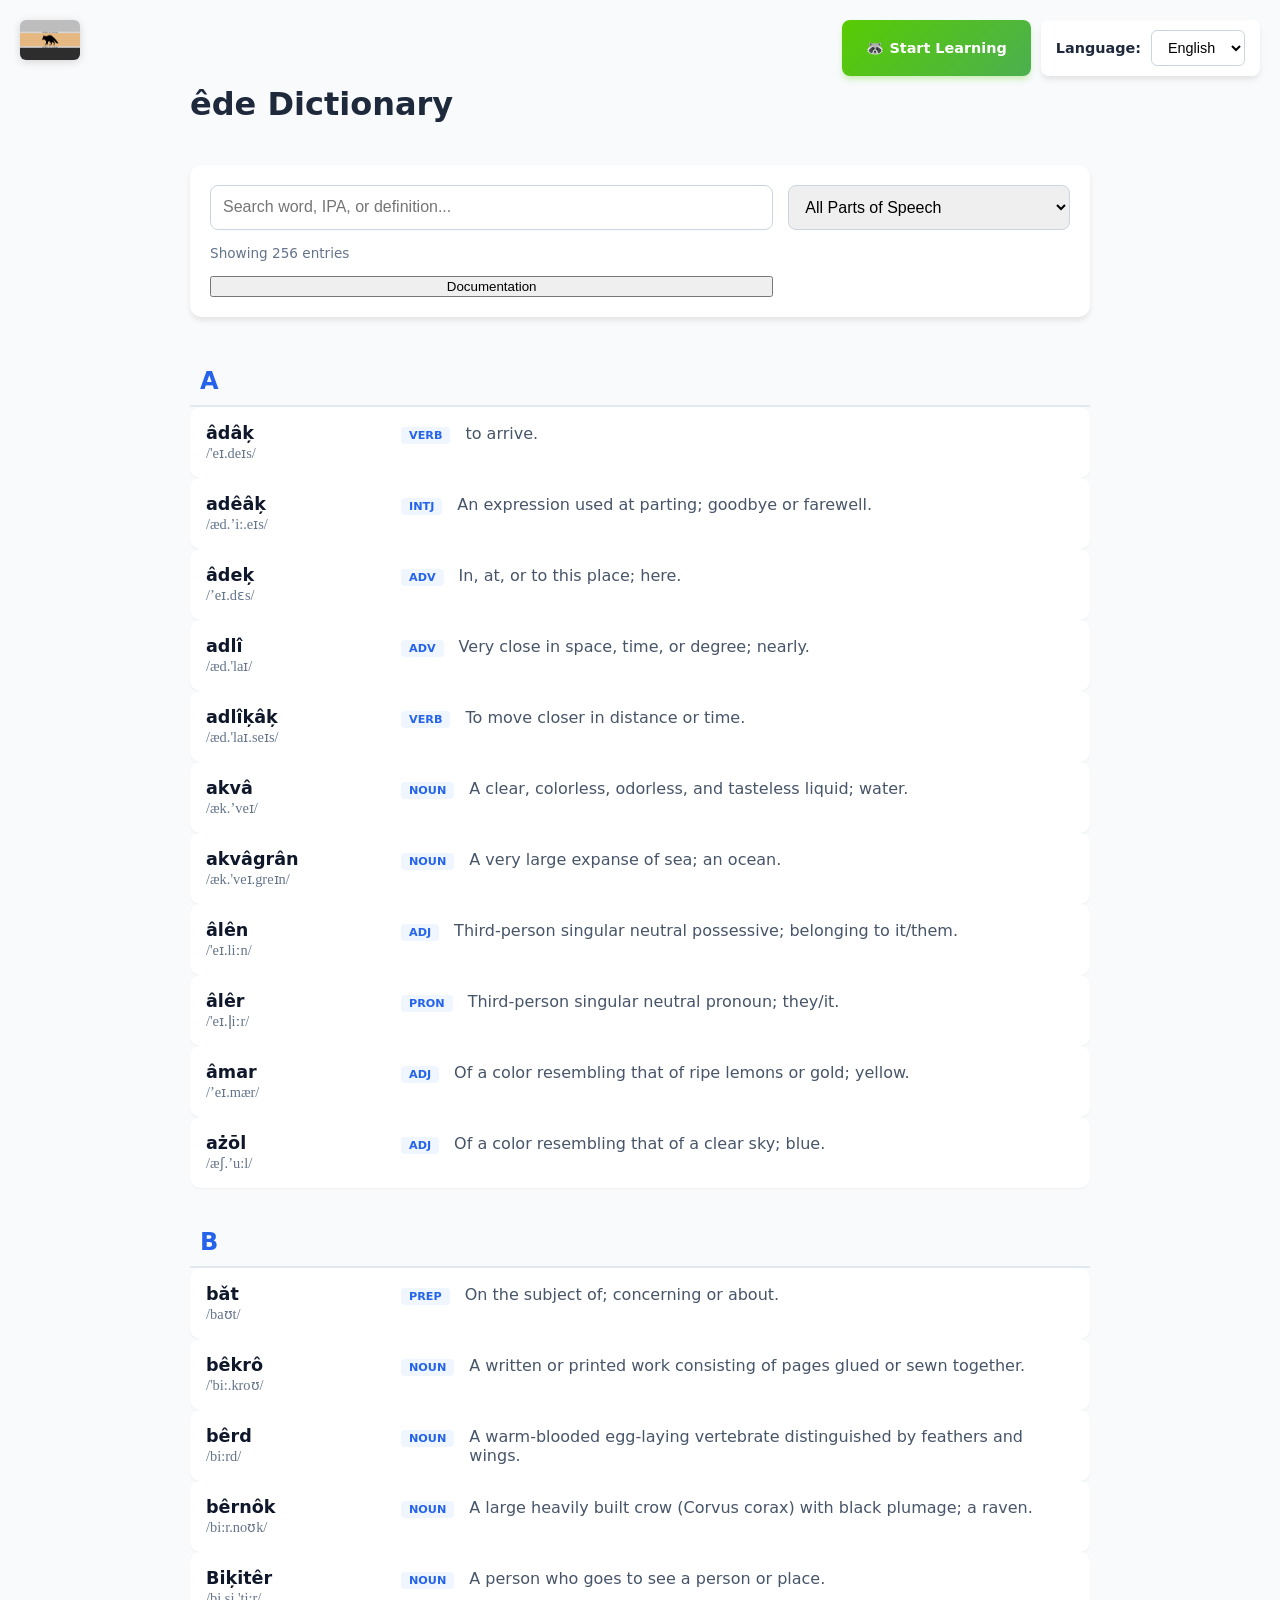
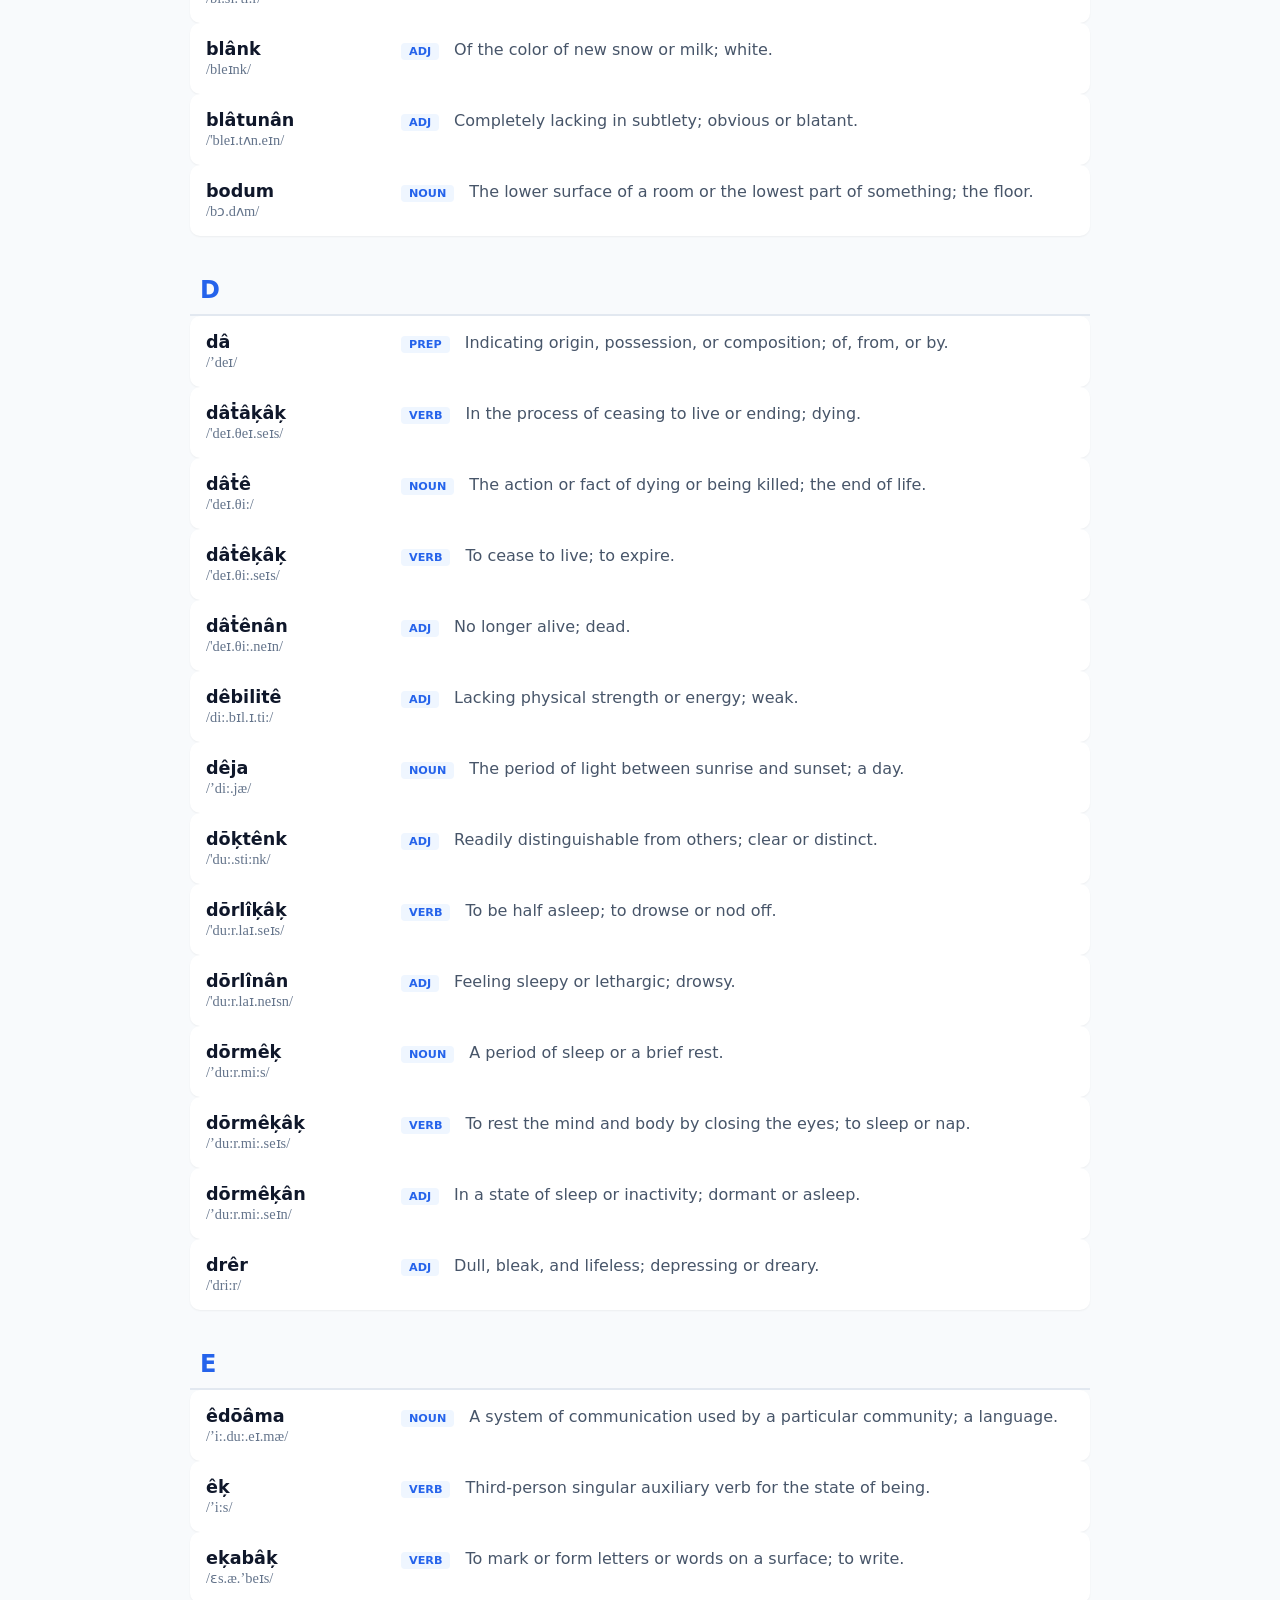
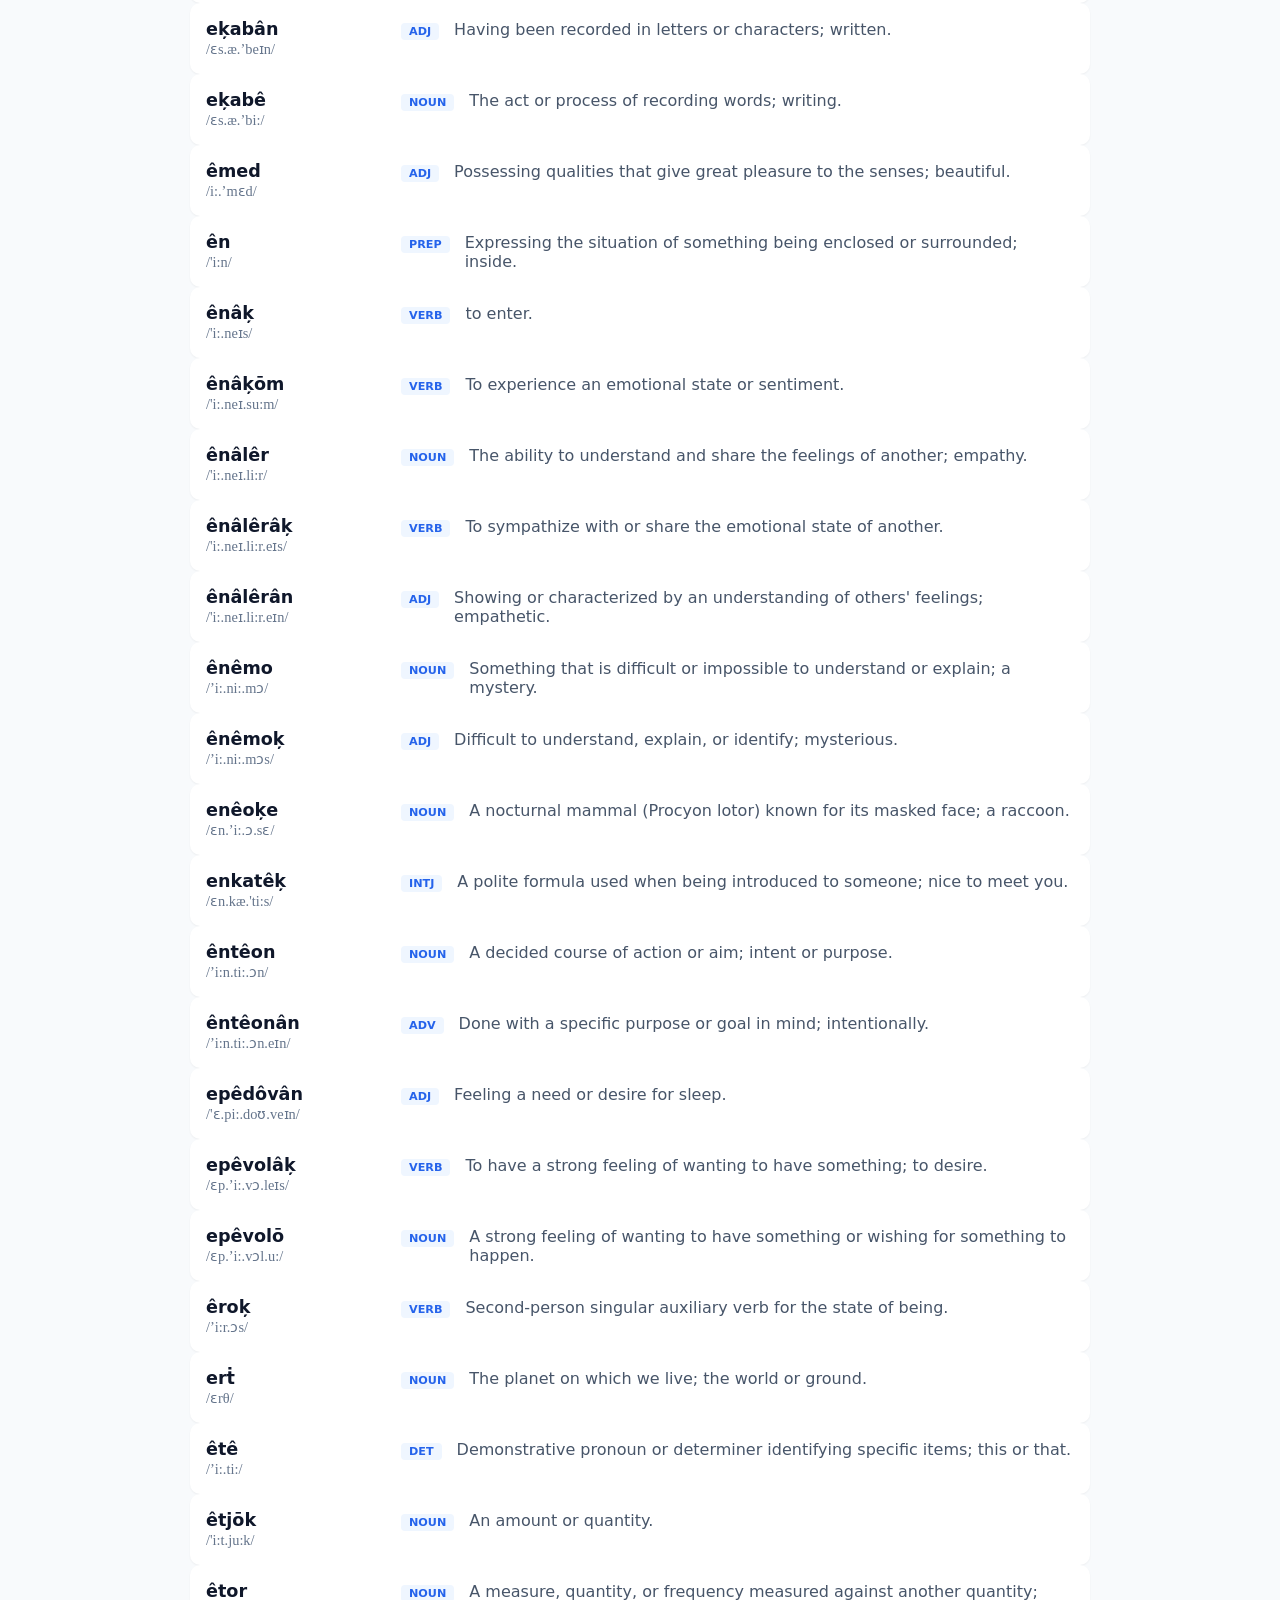
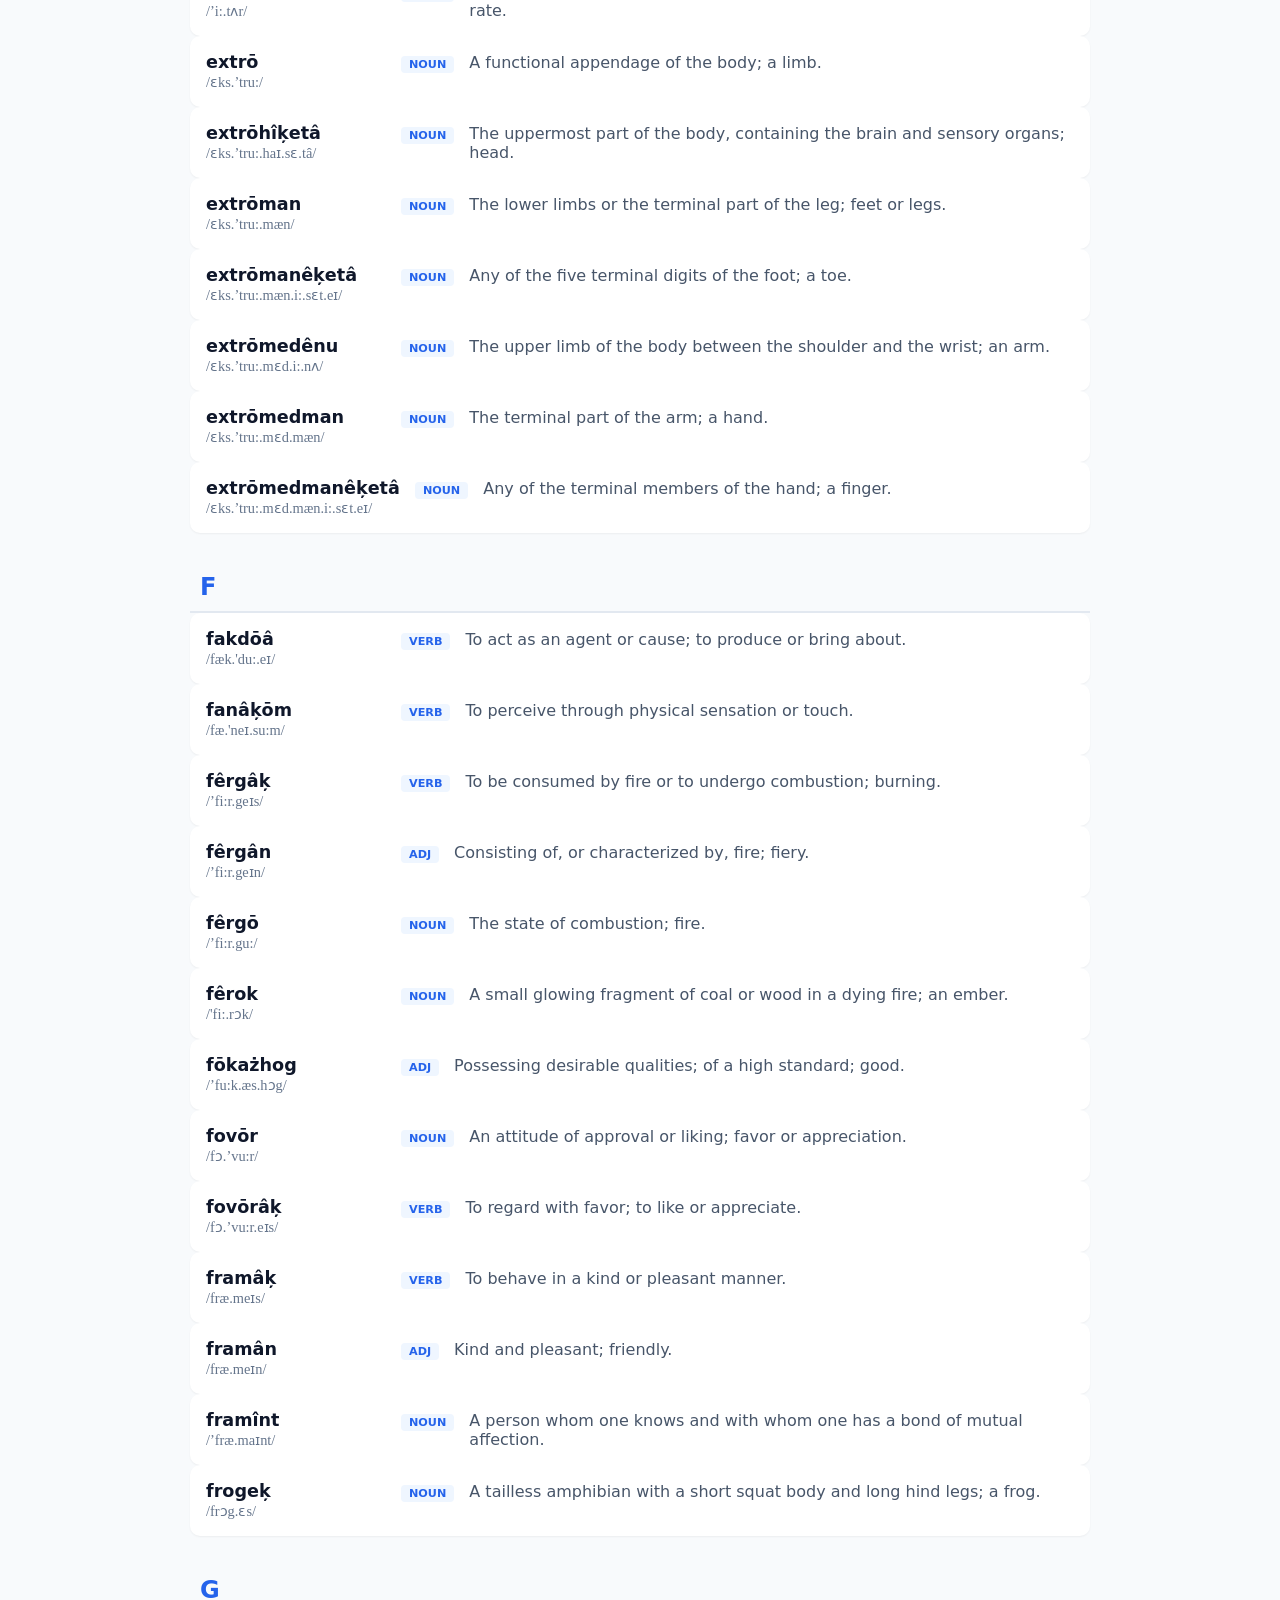
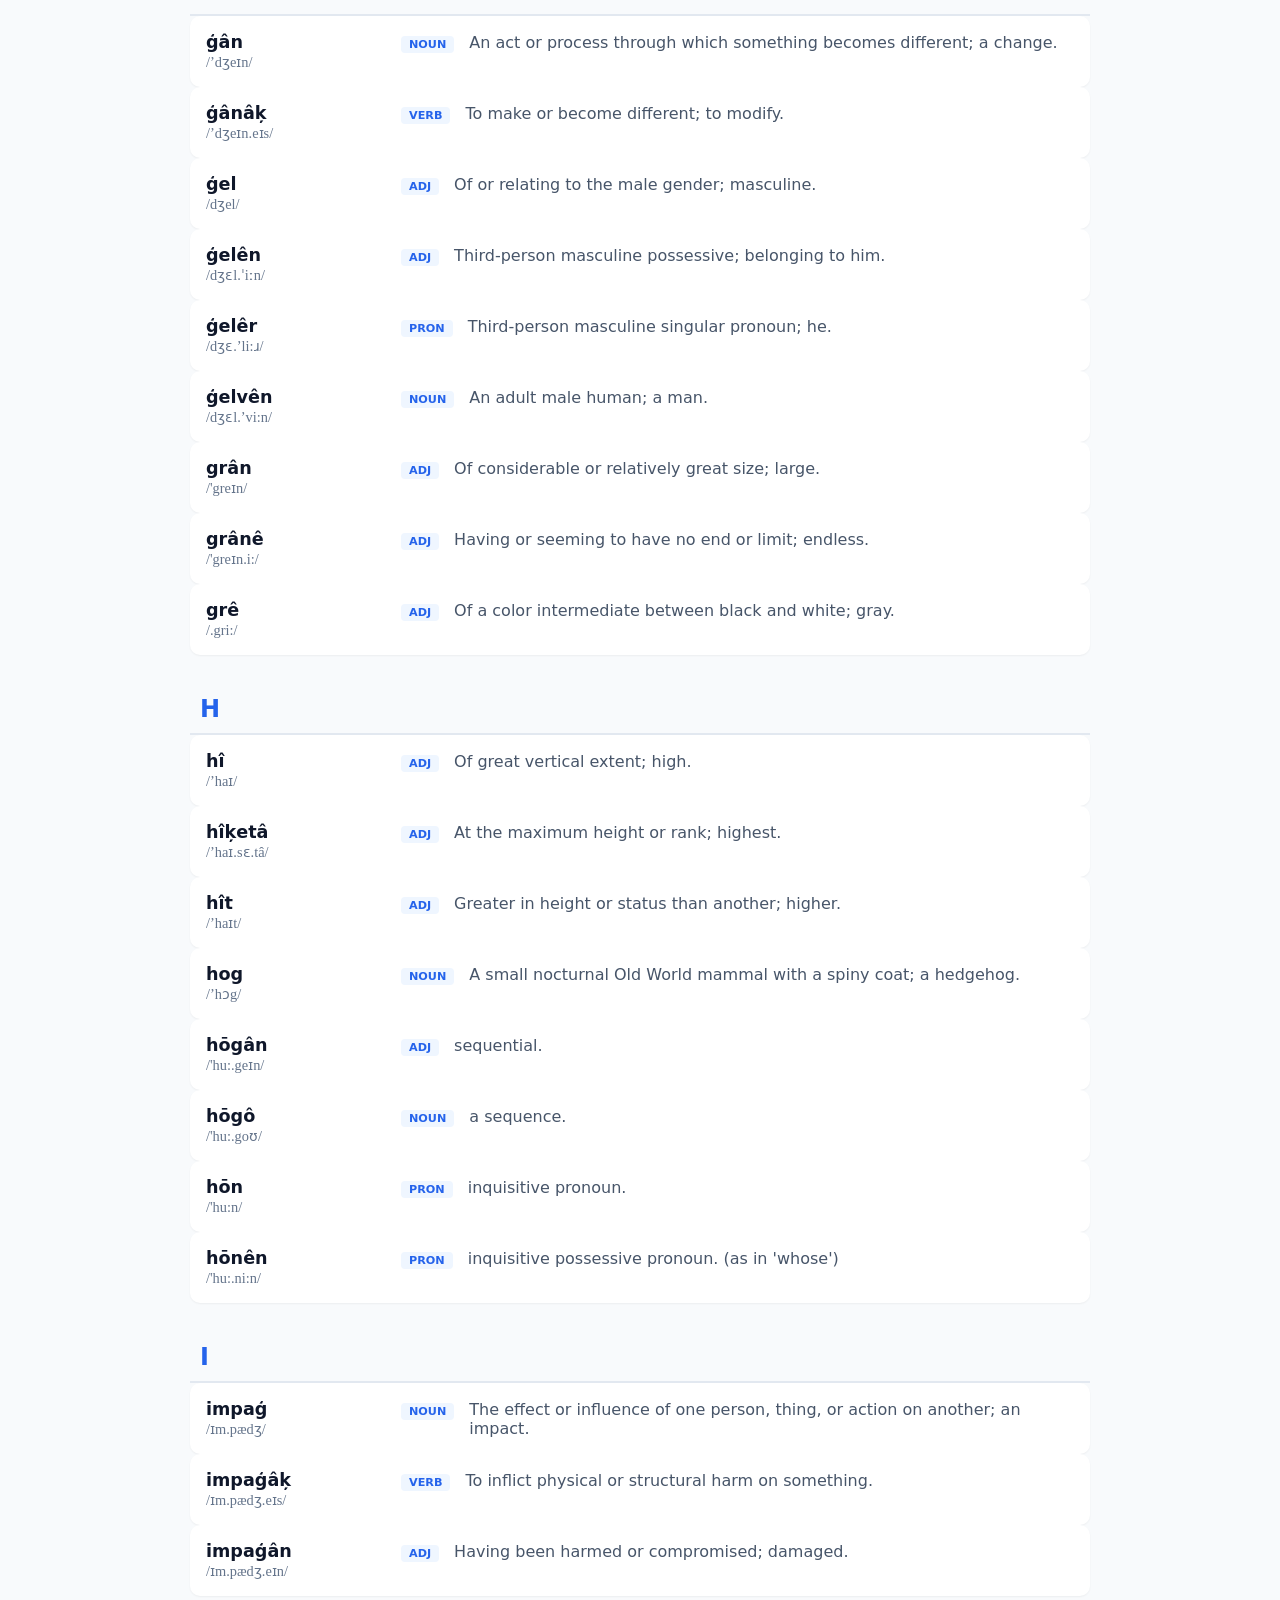
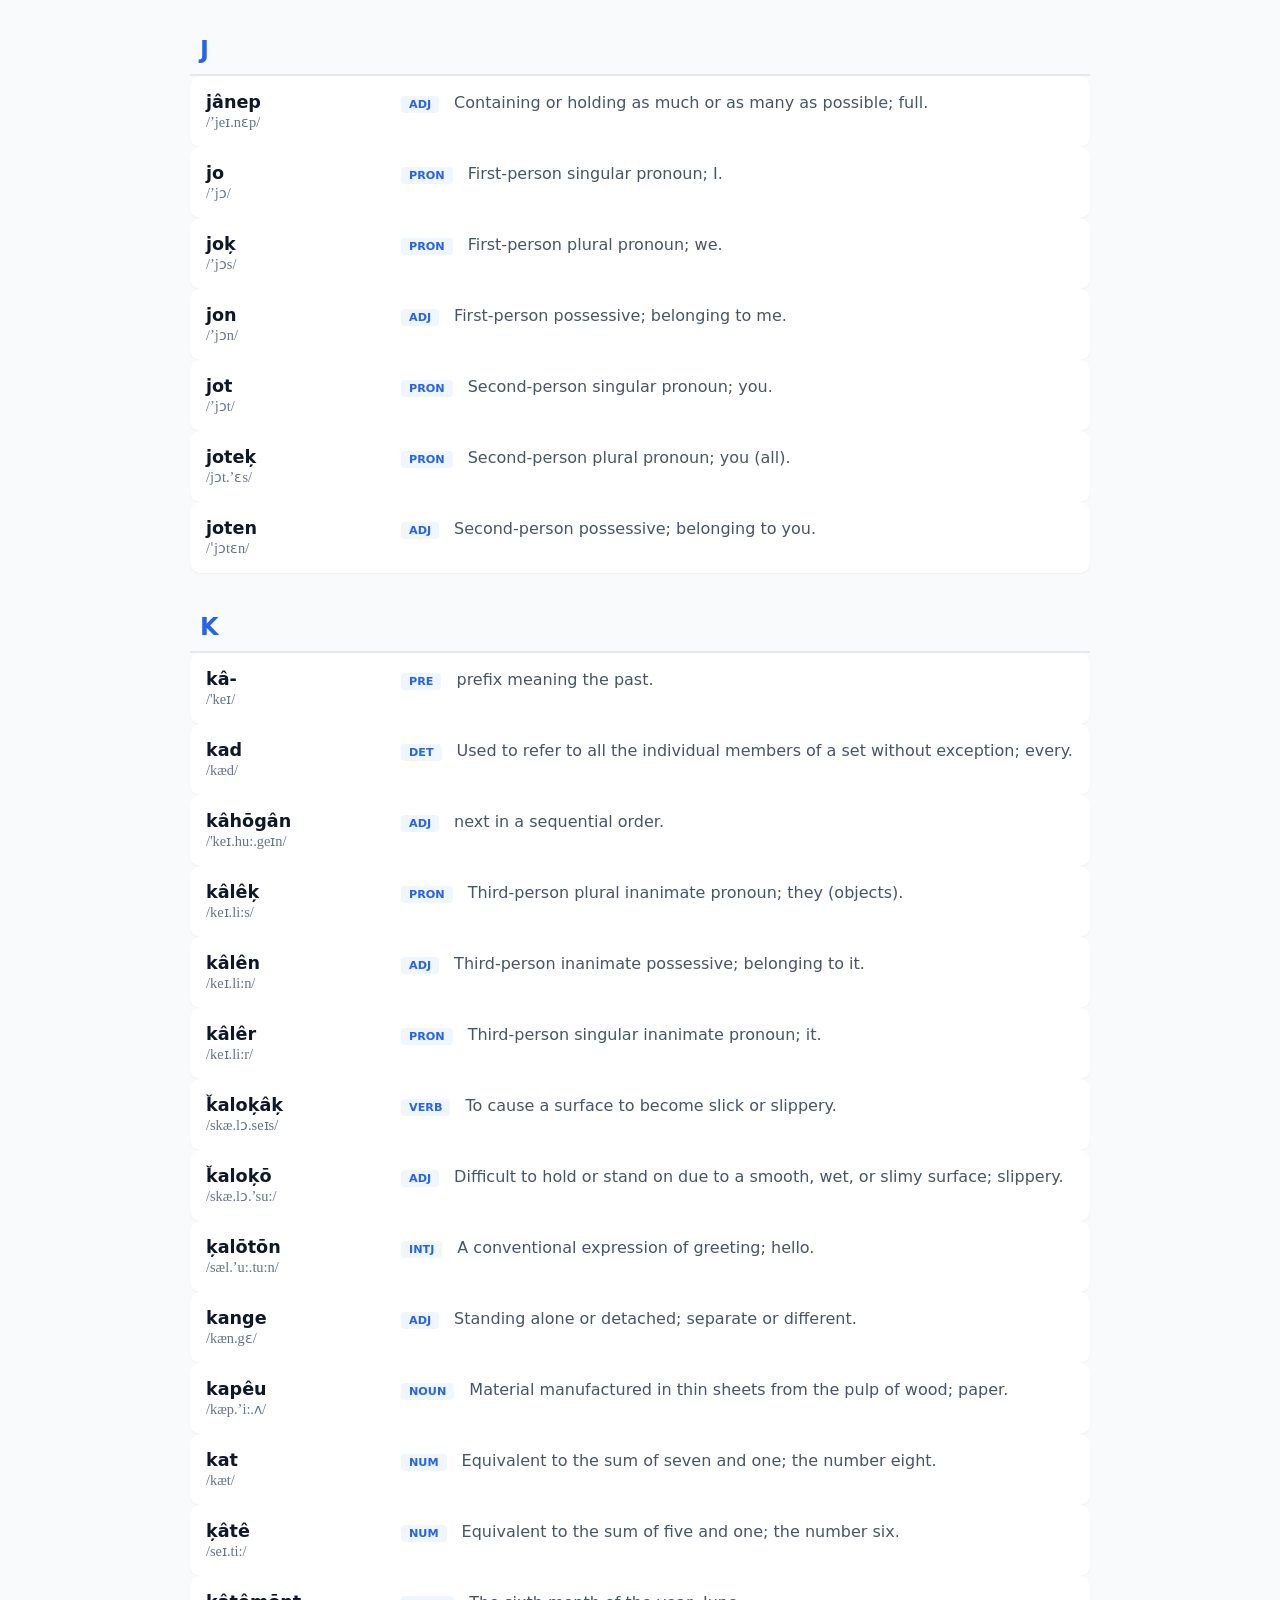
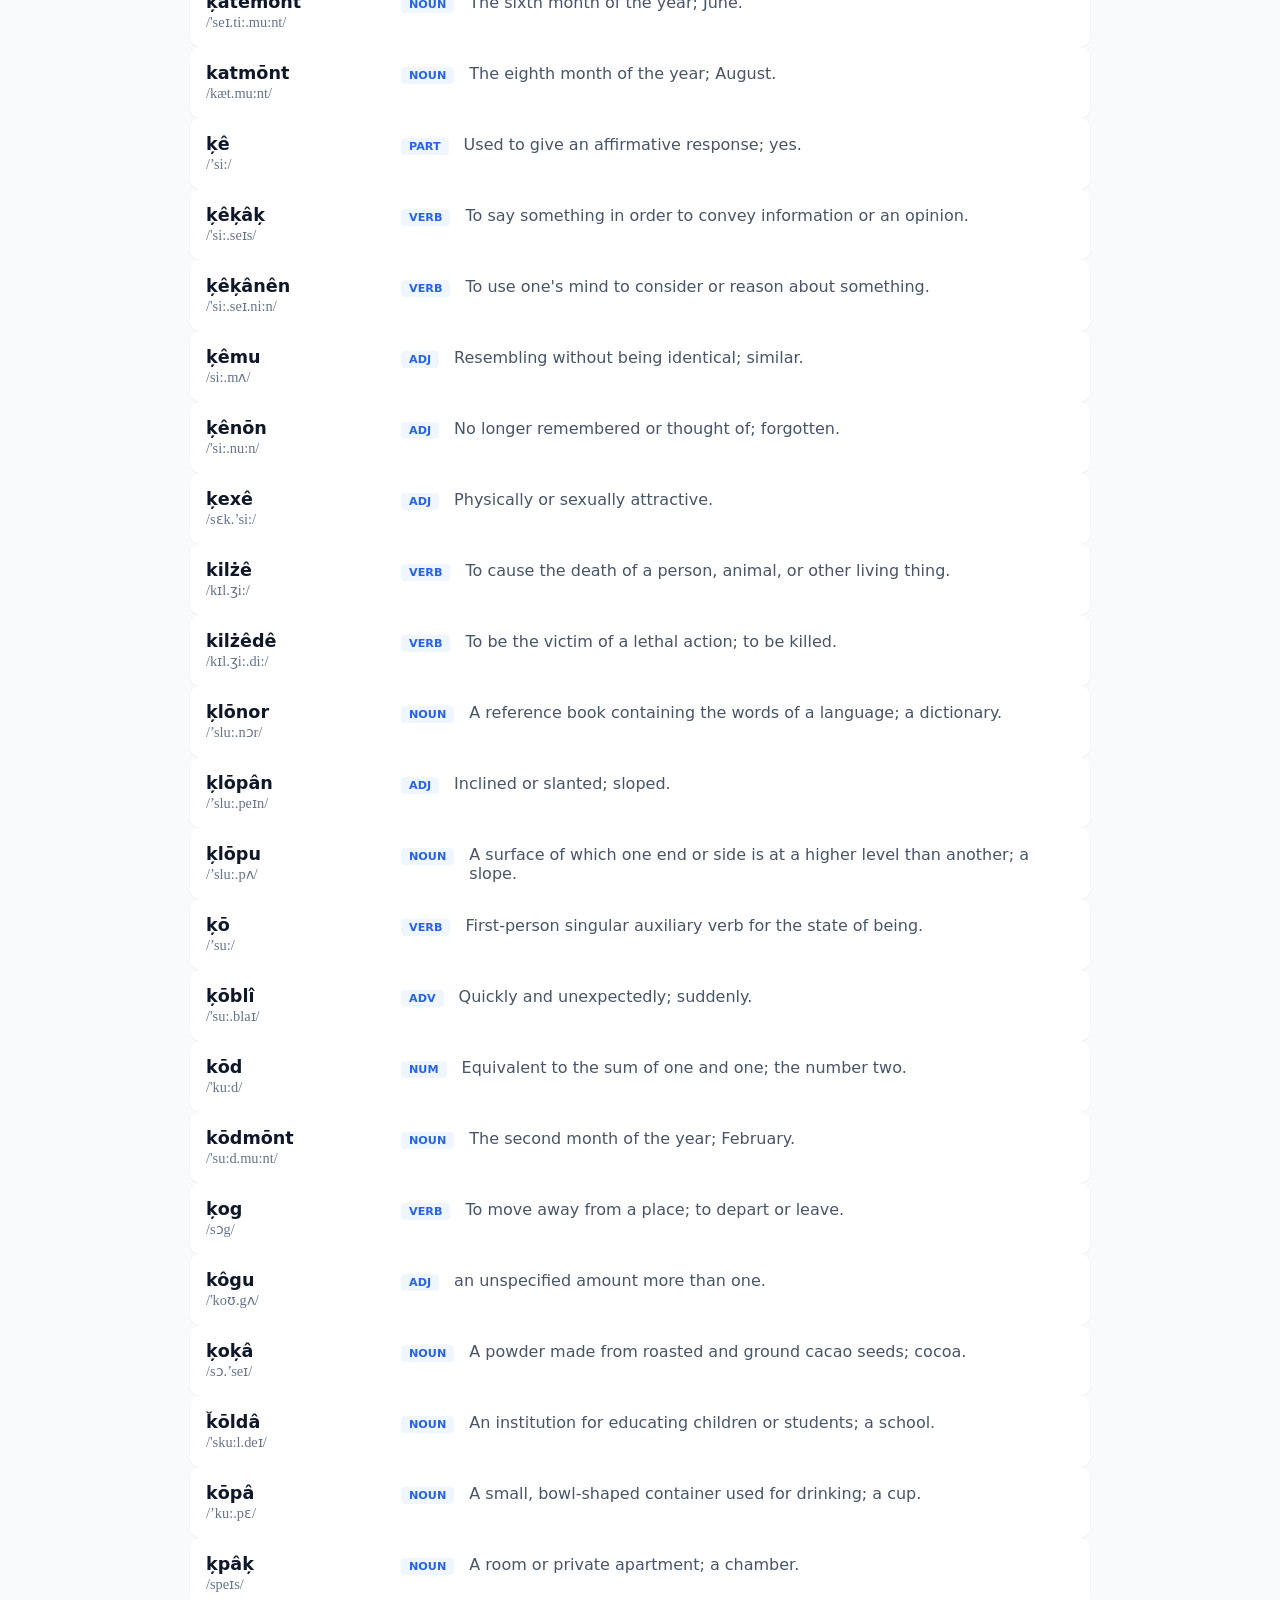
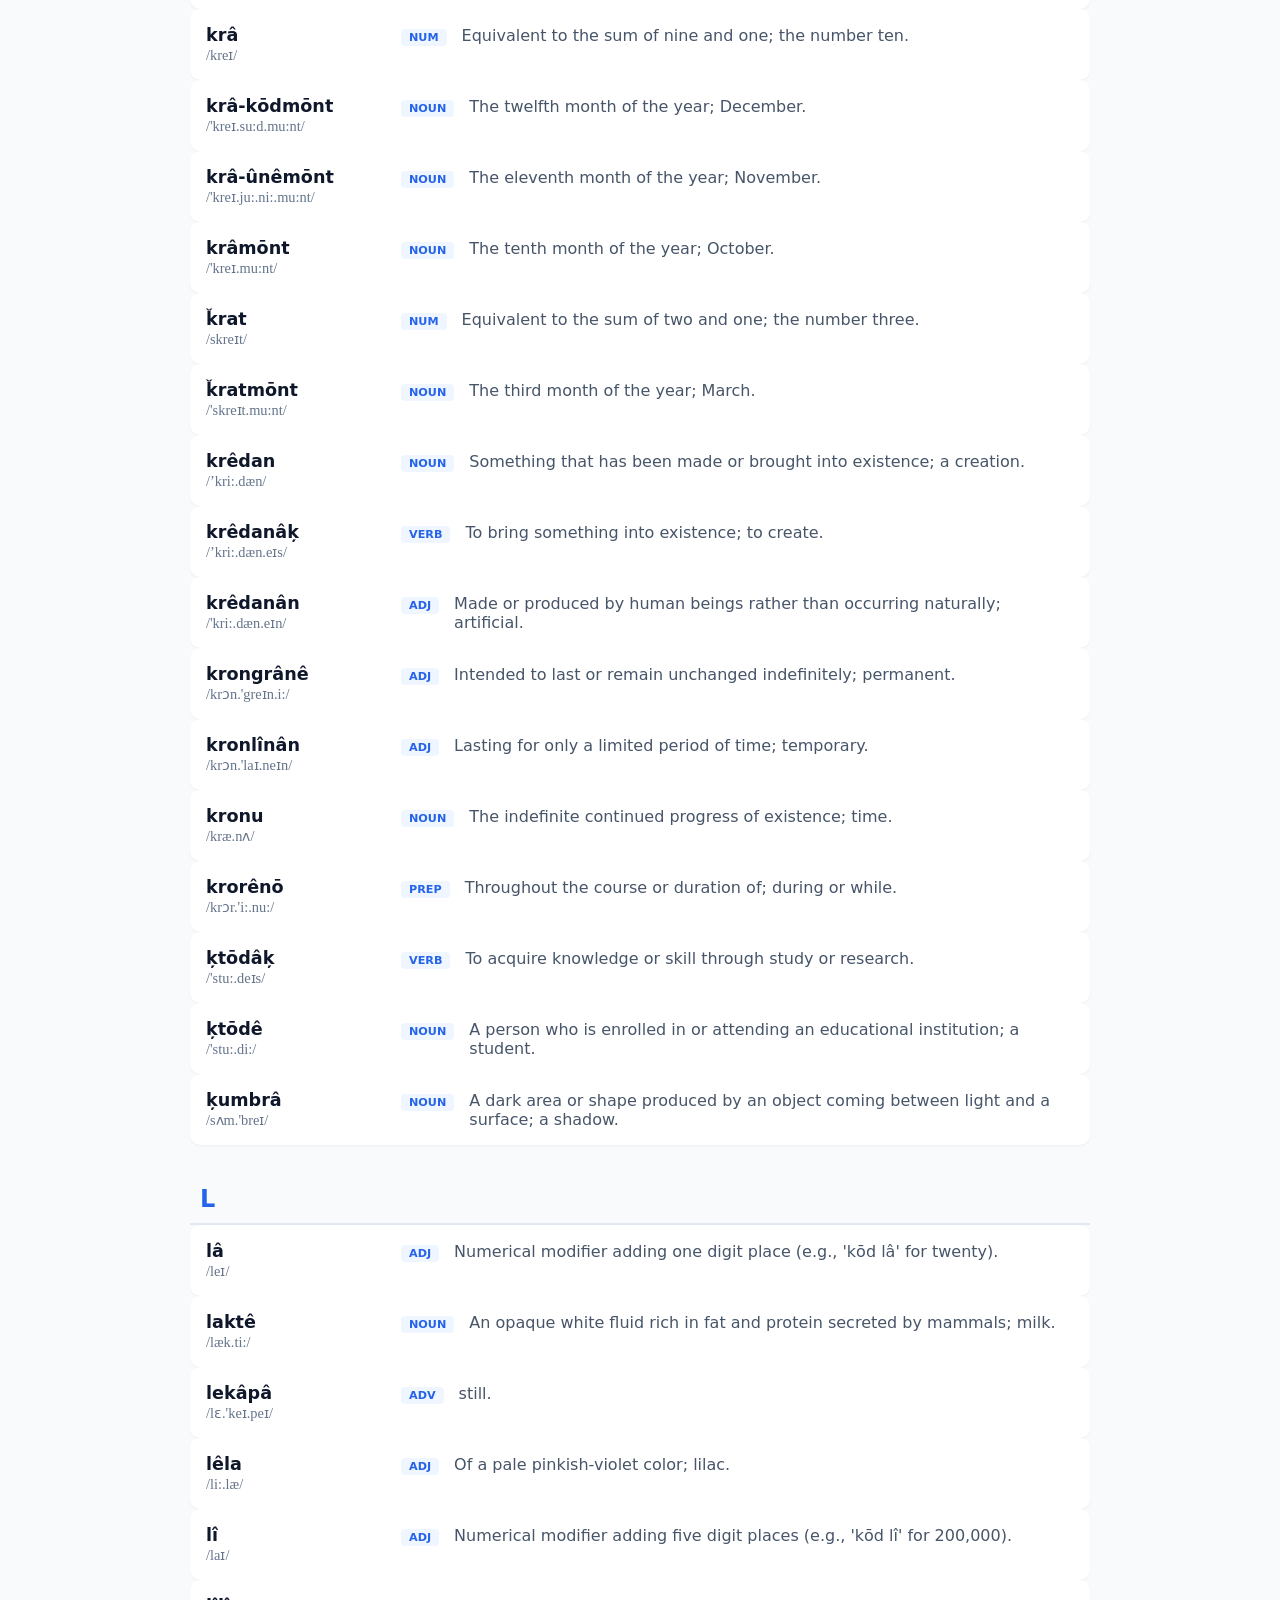
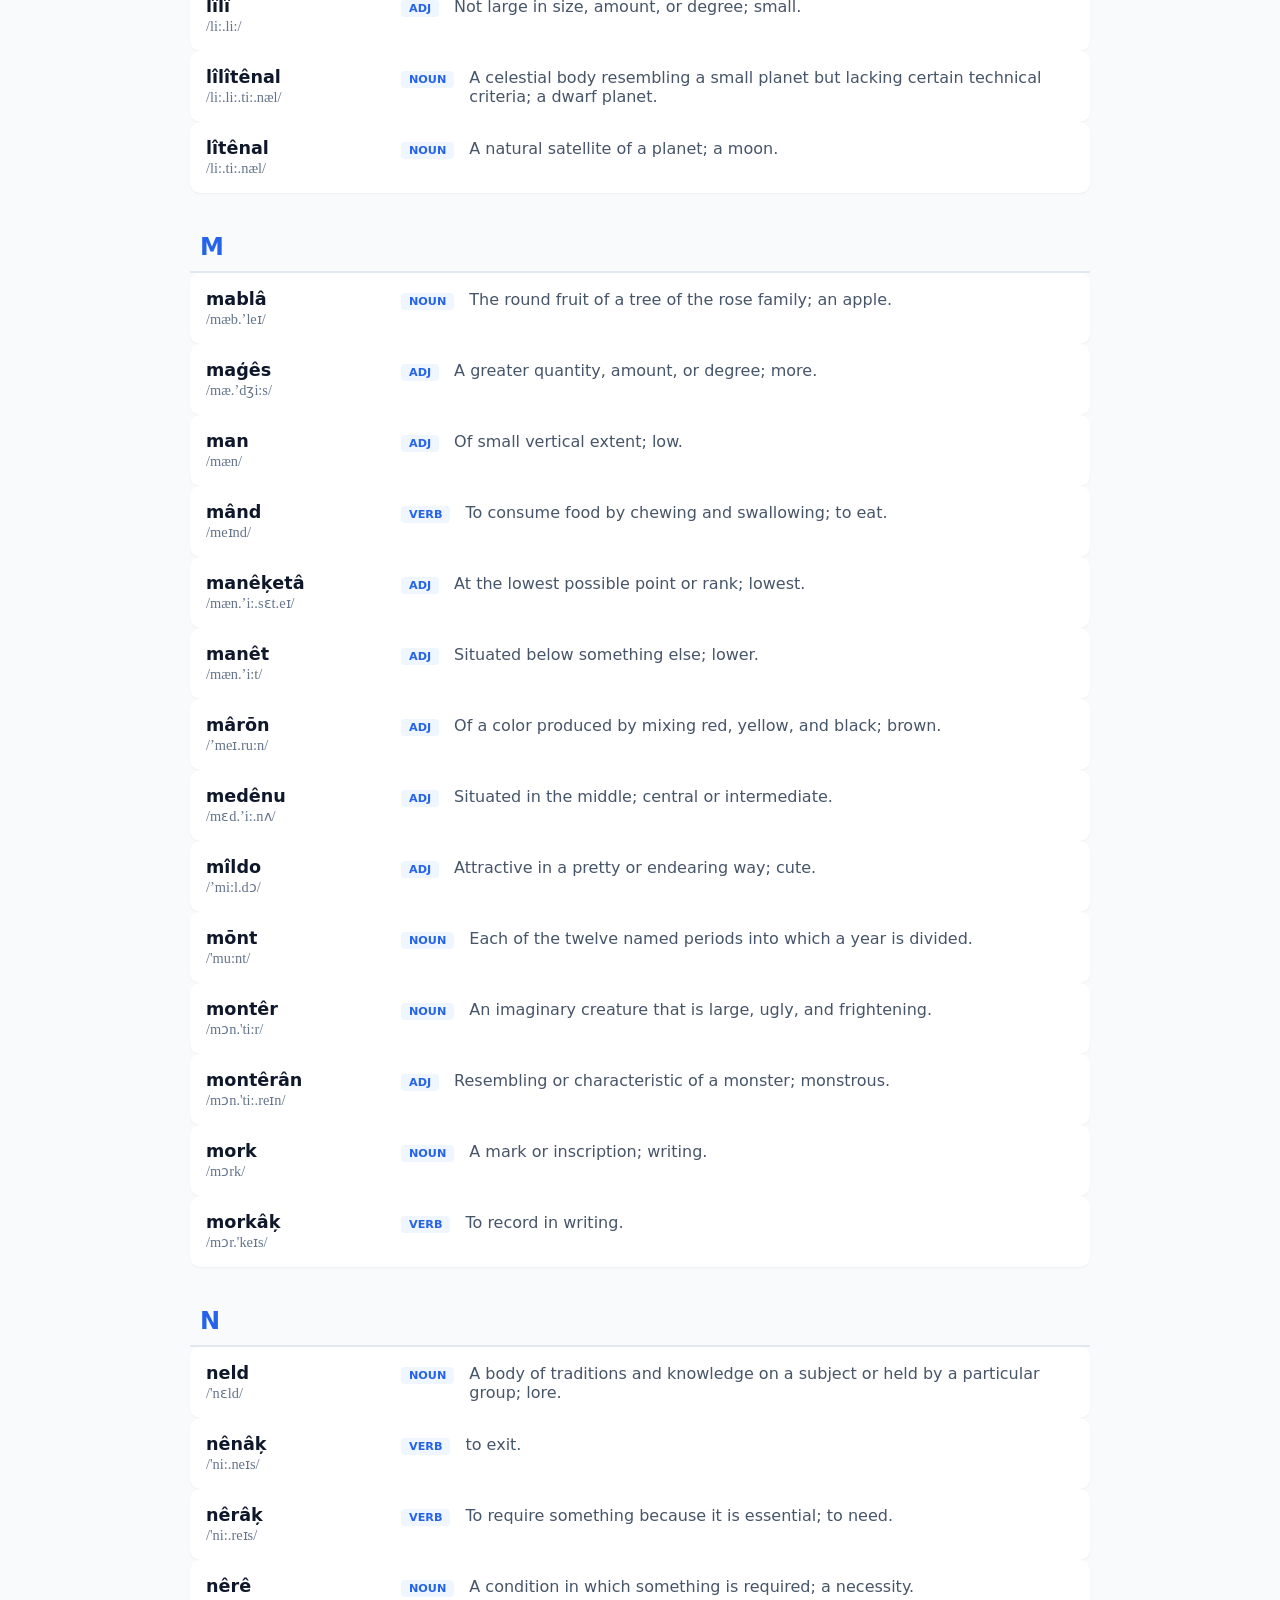
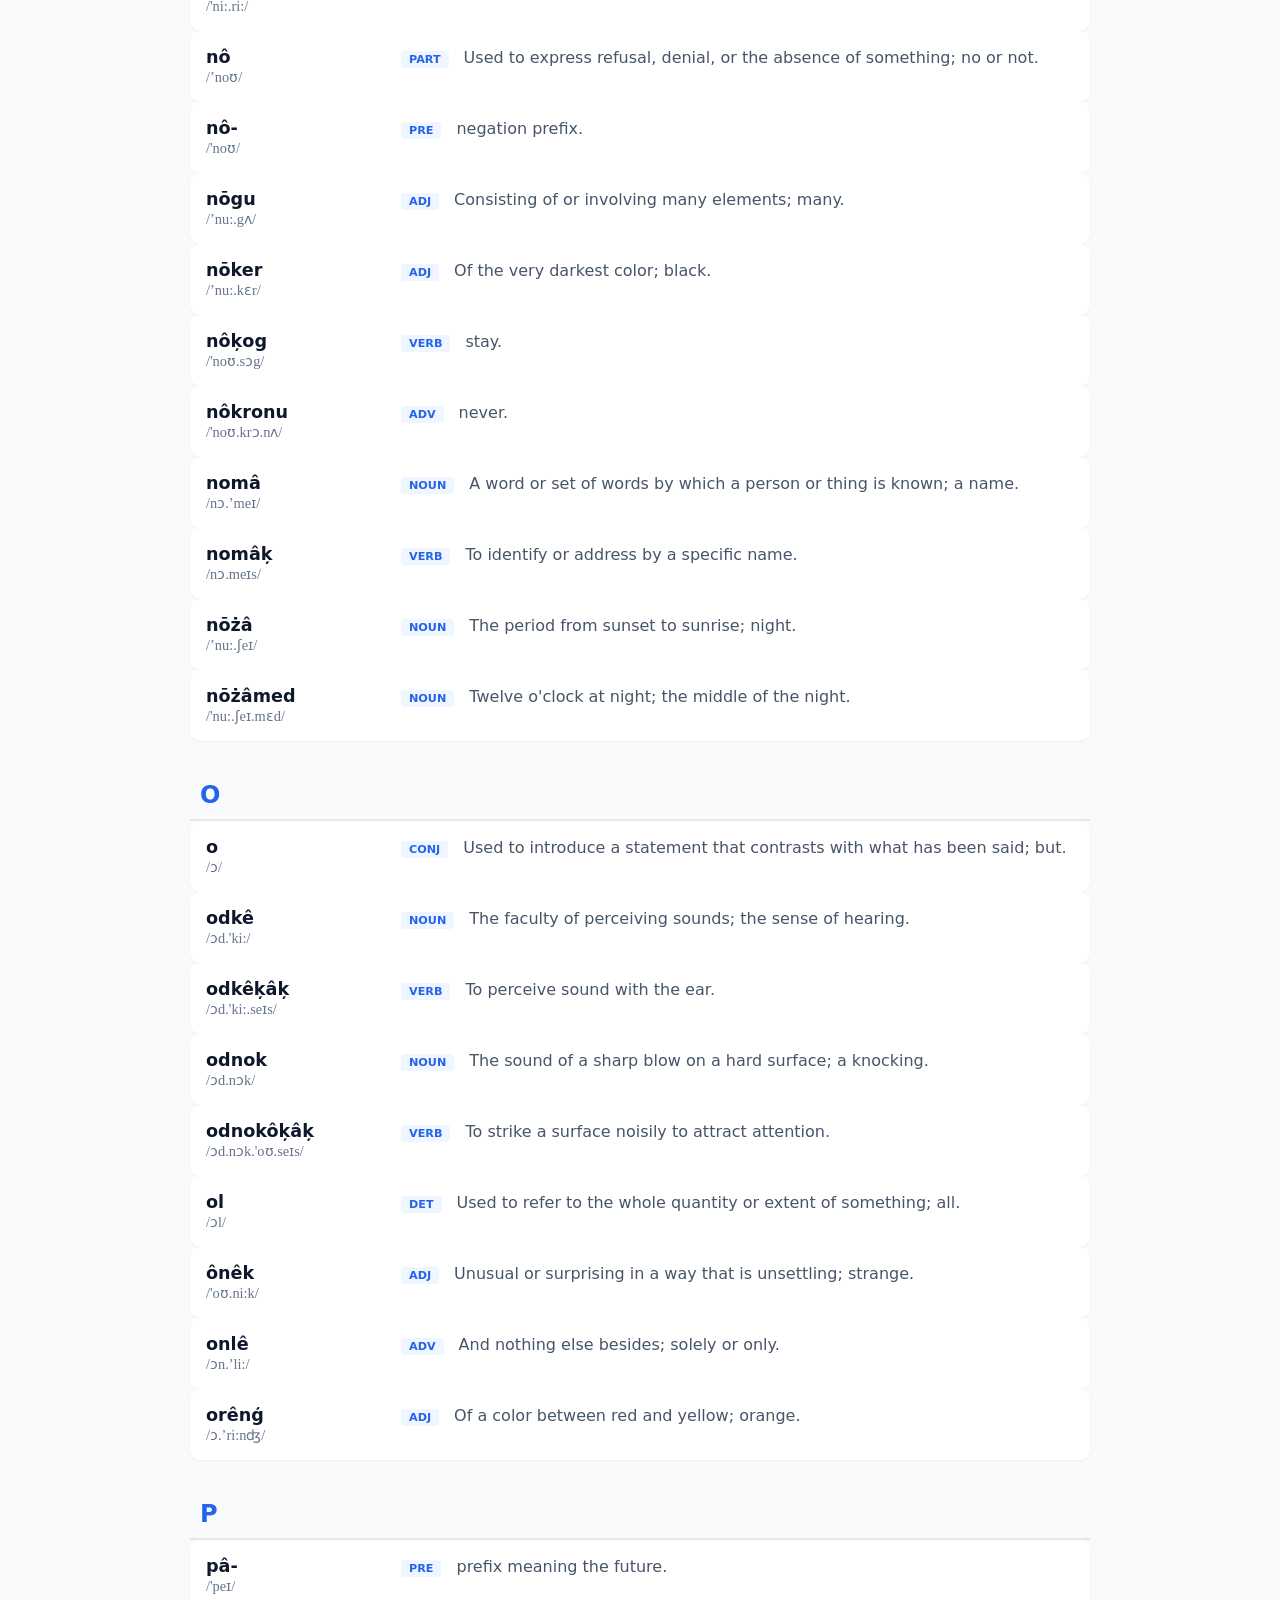
<file: index.html>
<!DOCTYPE html>
<html lang="en">
<head>
    <meta charset="UTF-8">
    <meta name="viewport" content="width=device-width, initial-scale=1.0">
    <img src="flag.png" alt="êde flag" class="flag-icon">
    <title>êde Dictionary</title>
    <style>
        :root {
            --primary: #2563eb;
            --bg: #f8fafc;
            --text: #1e293b;
            --ipa-color: #64748b;
        }
        body { font-family: 'Inter', system-ui, sans-serif; background: var(--bg); color: var(--text); margin: 0; padding: 20px; }
        .container { max-width: 900px; margin: 0 auto; }
        header {
            display: flex;
            align-items: center;
            gap: 15px;
            margin-bottom: 20px;
        }
        .flag-icon {
            width: 60px;
            height: 40px;
            border-radius: 6px;
            box-shadow: 0 2px 8px rgba(0,0,0,0.15);
        }
        .top-bar {
            position: fixed;
            top: 20px;
            right: 20px;
            z-index: 200;
            display: flex;
            gap: 10px;
        }
        
        .learn-btn {
            background: linear-gradient(135deg, #58cc02 0%, #4caf50 100%);
            color: white;
            padding: 12px 24px;
            border: none;
            border-radius: 8px;
            font-size: 0.9rem;
            font-weight: 700;
            cursor: pointer;
            box-shadow: 0 4px 6px -1px rgba(88, 204, 2, 0.3);
            transition: all 0.2s;
            text-decoration: none;
            display: inline-flex;
            align-items: center;
            gap: 8px;
        }
        
        .learn-btn:hover {
            transform: translateY(-2px);
            box-shadow: 0 6px 12px -1px rgba(88, 204, 2, 0.4);
        }
        
        .lang-selector {
            background: white;
            padding: 10px 15px;
            border-radius: 8px;
            box-shadow: 0 4px 6px -1px rgb(0 0 0 / 0.1);
            display: flex;
            align-items: center;
            gap: 10px;
        }
        
        .lang-selector label {
            font-size: 0.9rem;
            font-weight: 600;
            color: var(--text);
        }
        
        .lang-selector select {
            padding: 8px 12px;
            border: 1px solid #cbd5e1;
            border-radius: 6px;
            font-size: 0.9rem;
            cursor: pointer;
            background: white;
        }
        
        .controls { 
            background: white; padding: 20px; border-radius: 12px; 
            box-shadow: 0 4px 6px -1px rgb(0 0 0 / 0.1); 
            position: sticky; top: 20px; z-index: 100;
            display: grid; grid-template-columns: 2fr 1fr; gap: 15px;
            margin-bottom: 30px;
        }

        input, select { 
            padding: 12px; border: 1px solid #cbd5e1; border-radius: 8px; font-size: 1rem;
        }

        .letter-header { 
            font-size: 1.5rem; font-weight: 800; color: var(--primary); 
            padding: 20px 0 10px 10px; border-bottom: 2px solid #e2e8f0; margin-top: 20px;
        }

        .dictionary-list { display: grid; gap: 10px; margin-top: 10px; }
        
        .entry { 
            background: white; padding: 16px; border-radius: 10px; 
            display: flex; align-items: baseline; gap: 15px;
            box-shadow: 0 1px 2px rgba(0,0,0,0.05);
        }
        .word-box { min-width: 180px; }
        .word { font-weight: 700; font-size: 1.1rem; color: #0f172a; display: block; }
        .ipa { font-size: 0.9rem; color: var(--ipa-color); font-family: 'Charis SIL', serif; }
        
        .pos { 
            font-size: 0.7rem; font-weight: 700; text-transform: uppercase;
            background: #eff6ff; color: var(--primary); 
            padding: 2px 8px; border-radius: 4px; white-space: nowrap;
        }
        .meaning { color: #475569; flex: 1; }
        .stats { grid-column: span 2; font-size: 0.85rem; color: #64748b; }
        
        .loading {
            text-align: center;
            padding: 40px;
            color: var(--ipa-color);
        }
        
        .error {
            background: #fee2e2;
            color: #991b1b;
            padding: 16px;
            border-radius: 8px;
            margin: 20px 0;
        }

        button {
            cursor: pointer;
            transition: all 0.2s;
        }

        button:hover {
            opacity: 0.9;
        }

        @media (max-width: 700px) {
            .controls { grid-template-columns: 1fr; }
            .entry { flex-direction: column; gap: 6px; }
            .word-box { min-width: auto; }
            .top-bar {
                position: static;
                margin-bottom: 20px;
                justify-content: center;
                flex-wrap: wrap;
            }
        }
    </style>
</head>
<body>

<div class="top-bar">
    <a href="learn/index.html" class="learn-btn">
        🦝 Start Learning
    </a>
    <div class="lang-selector">
        <label for="langSelect">Language:</label>
        <select id="langSelect">
            <option value="en">English</option>
        </select>
    </div>
</div>

<div class="container">
    <header><h1>êde Dictionary</h1></header>
    <div class="controls">
        <input type="text" id="searchInput" placeholder="Search word, IPA, or definition...">
        <select id="posFilter">
            <option value="all">All Parts of Speech</option>
        </select>
        <div class="stats" id="stats">Total Words: 0</div>
        <button onclick="window.location.href='êde.pdf'">Documentation</button>
    </div>

    <div id="dictionaryDisplay"></div>
</div>

<script>
    let dictionaryData = {};
    let currentLanguage = 'en';

    // Language file configuration
    const languageFiles = {
        'en': 'dictionary-en.json'
    };

    function normalize(str) {
        return str.toLowerCase().normalize("NFD").replace(/[\u0300-\u036f]/g, "")
                  .replace(/ķ/g, 'k').replace(/ż/g, 'z').replace(/ģ/g, 'g')
                  .replace(/ž/g, 'z').replace(/ǩ/g, 'k').replace(/â/g, 'a');
    }

    async function loadLanguage(lang) {
        const display = document.getElementById('dictionaryDisplay');
        display.innerHTML = '<div class="loading">Loading dictionary...</div>';
        
        try {
            const response = await fetch(languageFiles[lang]);
            if (!response.ok) {
                throw new Error(`Failed to load ${lang} dictionary`);
            }
            dictionaryData = await response.json();
            currentLanguage = lang;
            init();
        } catch (error) {
            display.innerHTML = `<div class="error">Error loading dictionary: ${error.message}<br>Make sure ${languageFiles[lang]} exists in the same directory.</div>`;
            console.error('Dictionary load error:', error);
        }
    }

    function init() {
        const posFilter = document.getElementById('posFilter');
        posFilter.innerHTML = '<option value="all">All Parts of Speech</option>';
        
        const poses = [...new Set(Object.values(dictionaryData).map(e => e.pos))].sort();
        poses.forEach(pos => {
            const opt = document.createElement('option');
            opt.value = pos; 
            opt.textContent = pos;
            posFilter.appendChild(opt);
        });
        render();
    }

    function render() {
        const query = normalize(document.getElementById('searchInput').value);
        const filter = document.getElementById('posFilter').value;
        const display = document.getElementById('dictionaryDisplay');
        display.innerHTML = '';

        const keys = Object.keys(dictionaryData).filter(word => {
            const entry = dictionaryData[word];
            const matchesSearch = normalize(word).includes(query) || 
                                 normalize(entry.meaning).includes(query) || 
                                 entry.ipa.includes(query);
            const matchesPos = filter === 'all' || entry.pos === filter;
            return matchesSearch && matchesPos;
        }).sort((a, b) => normalize(a).localeCompare(normalize(b)));

        document.getElementById('stats').textContent = `Showing ${keys.length} entries`;

        let currentLetter = '';
        keys.forEach(word => {
            const normWord = normalize(word);
            const firstLetter = (normWord.charAt(0) || '?').toUpperCase();
            
            if (firstLetter !== currentLetter) {
                currentLetter = firstLetter;
                const h = document.createElement('div');
                h.className = 'letter-header'; 
                h.textContent = currentLetter;
                display.appendChild(h);
            }

            const entry = dictionaryData[word];
            const div = document.createElement('div');
            div.className = 'entry';
            div.innerHTML = `
                <div class="word-box">
                    <span class="word">${word}</span>
                    <span class="ipa">${entry.ipa}</span>
                </div>
                <span class="pos">${entry.pos}</span>
                <span class="meaning">${entry.meaning}</span>
            `;
            display.appendChild(div);
        });
    }

    document.getElementById('searchInput').addEventListener('input', render);
    document.getElementById('posFilter').addEventListener('change', render);
    document.getElementById('langSelect').addEventListener('change', (e) => {
        loadLanguage(e.target.value);
    });

    window.onload = () => loadLanguage('en');
</script>
</body>
</html>
</file>
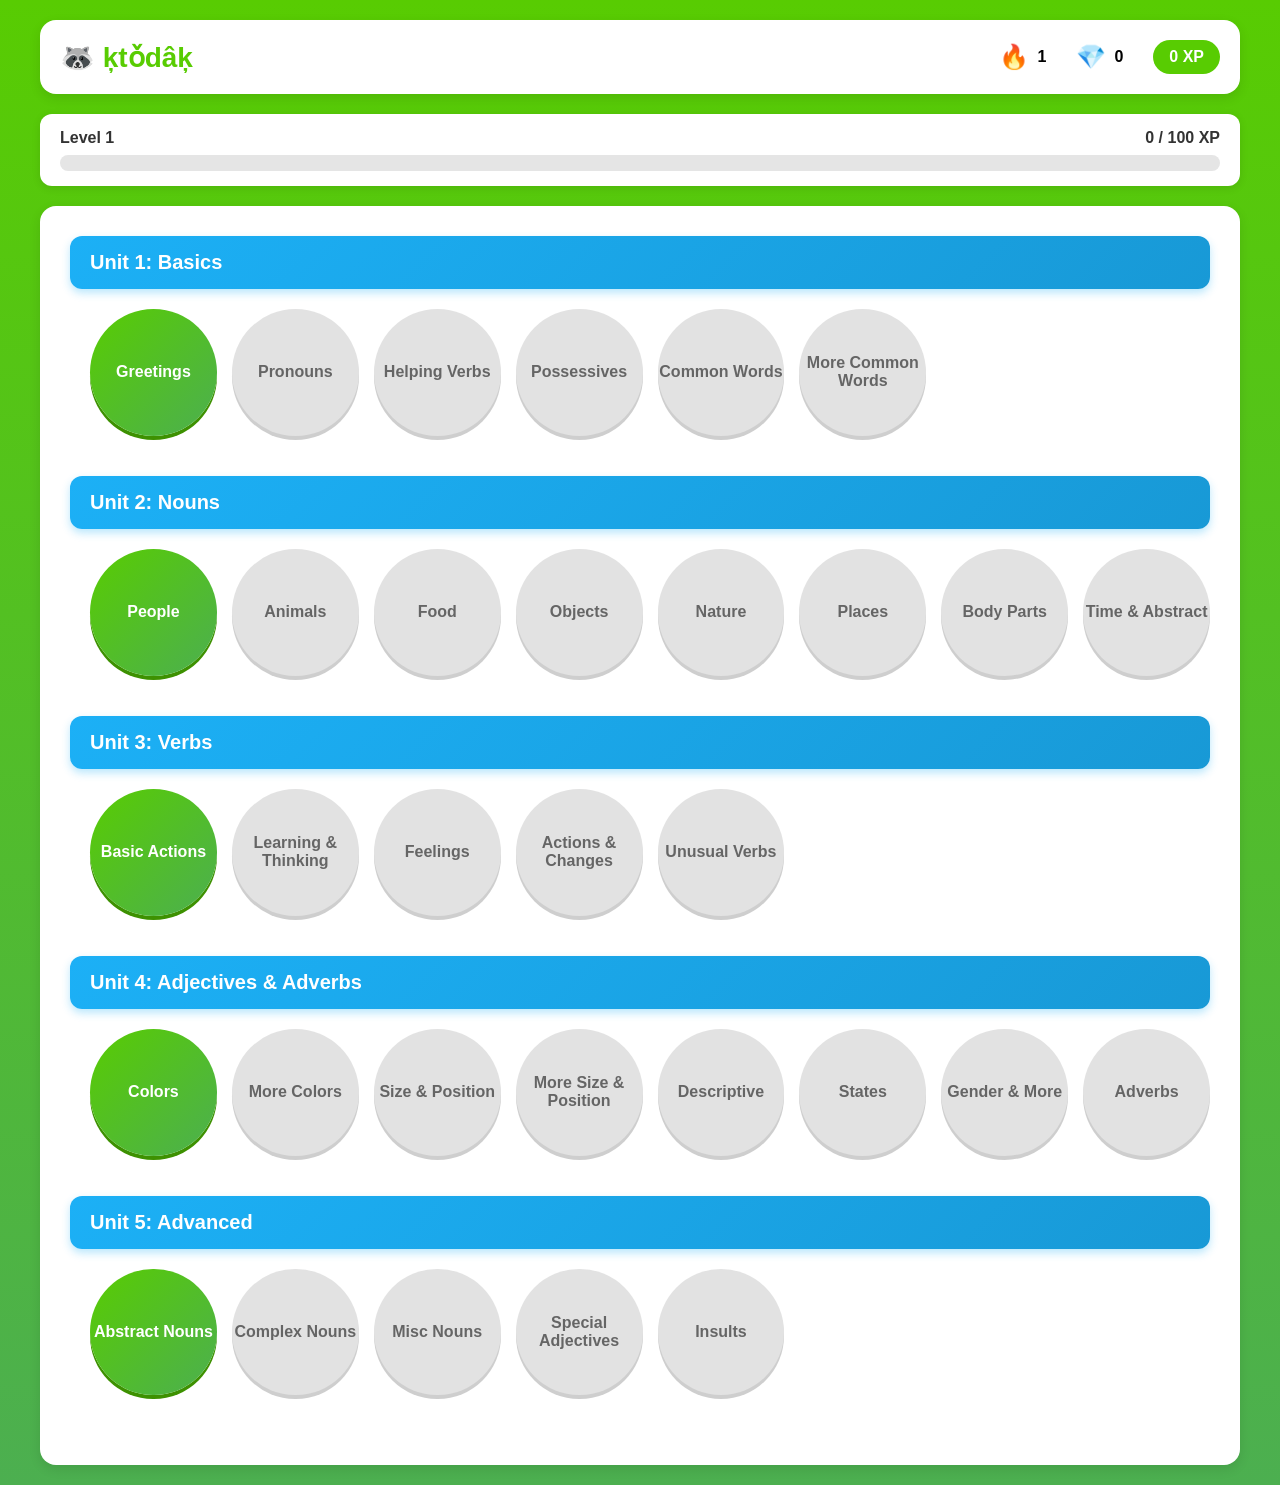
<file: learn/index.html>
<!DOCTYPE html>
<html lang="en">
<head>
<meta charset="UTF-8">
<meta name="viewport" content="width=device-width, initial-scale=1.0">
<title>êde Learning</title>
<style>
* { margin: 0; padding: 0; box-sizing: border-box; }

body {
  font-family: 'Segoe UI', Tahoma, Geneva, Verdana, sans-serif;
  background: linear-gradient(180deg, #58cc02 0%, #4caf50 100%);
  min-height: 100vh;
  padding: 20px;
}

.container {
  max-width: 1200px;
  margin: 0 auto;
}

/* Header with stats */
.header {
  background: white;
  border-radius: 16px;
  padding: 20px;
  margin-bottom: 20px;
  display: flex;
  justify-content: space-between;
  align-items: center;
  box-shadow: 0 4px 12px rgba(0,0,0,0.1);
}

.logo {
  font-size: 28px;
  font-weight: bold;
  color: #58cc02;
}

.stats {
  display: flex;
  gap: 30px;
  align-items: center;
}

.stat-item {
  display: flex;
  align-items: center;
  gap: 8px;
  font-weight: 600;
}

.flame { color: #ff9600; font-size: 24px; }
.gem { color: #1cb0f6; font-size: 24px; }
.xp-badge {
  background: #58cc02;
  color: white;
  padding: 8px 16px;
  border-radius: 20px;
  font-weight: bold;
}

/* Progress bar */
.level-progress {
  background: white;
  border-radius: 12px;
  padding: 15px 20px;
  margin-bottom: 20px;
  box-shadow: 0 2px 8px rgba(0,0,0,0.1);
}

.level-text {
  display: flex;
  justify-content: space-between;
  margin-bottom: 8px;
  font-weight: 600;
  color: #333;
}

.progress-bar {
  width: 100%;
  height: 16px;
  background: #e5e5e5;
  border-radius: 8px;
  overflow: hidden;
  position: relative;
}

.progress-fill {
  height: 100%;
  background: linear-gradient(90deg, #58cc02 0%, #7ed321 100%);
  transition: width 0.5s ease;
  border-radius: 8px;
}

/* Units display */
.units-container {
  background: white;
  border-radius: 16px;
  padding: 30px;
  box-shadow: 0 4px 12px rgba(0,0,0,0.1);
}

.unit {
  margin-bottom: 40px;
  position: relative;
}

.unit-header {
  background: linear-gradient(135deg, #1cb0f6 0%, #1899d6 100%);
  color: white;
  padding: 15px 20px;
  border-radius: 12px;
  font-size: 20px;
  font-weight: bold;
  margin-bottom: 20px;
  box-shadow: 0 4px 8px rgba(28, 176, 246, 0.3);
}

.lessons-grid {
  display: grid;
  grid-template-columns: repeat(auto-fill, minmax(120px, 1fr));
  gap: 15px;
  padding-left: 20px;
}

.lesson-btn {
  aspect-ratio: 1;
  border: none;
  border-radius: 50%;
  background: #e5e5e5;
  cursor: pointer;
  font-weight: bold;
  font-size: 16px;
  position: relative;
  transition: all 0.2s;
  box-shadow: 0 4px 0 #afafaf;
  display: flex;
  flex-direction: column;
  align-items: center;
  justify-content: center;
}

.lesson-btn:hover {
  transform: translateY(-2px);
}

.lesson-btn:active {
  transform: translateY(2px);
  box-shadow: 0 2px 0 #afafaf;
}

.lesson-btn.completed {
  background: linear-gradient(135deg, #ffc800 0%, #ffb800 100%);
  color: white;
  box-shadow: 0 4px 0 #d69e00;
}

.lesson-btn.current {
  background: linear-gradient(135deg, #58cc02 0%, #4caf50 100%);
  color: white;
  box-shadow: 0 4px 0 #3d9101;
  animation: pulse 2s infinite;
}

.lesson-btn.locked {
  background: #d0d0d0;
  cursor: not-allowed;
  opacity: 0.6;
}

.lesson-btn .check {
  position: absolute;
  top: -5px;
  right: -5px;
  background: white;
  color: #58cc02;
  border-radius: 50%;
  width: 24px;
  height: 24px;
  display: flex;
  align-items: center;
  justify-content: center;
  font-size: 16px;
  font-weight: bold;
}

@keyframes pulse {
  0%, 100% { transform: scale(1); }
  50% { transform: scale(1.05); }
}

/* Lesson view */
.lesson-view {
  background: white;
  border-radius: 16px;
  padding: 30px;
  box-shadow: 0 4px 12px rgba(0,0,0,0.1);
  min-height: 500px;
}

.lesson-header {
  display: flex;
  justify-content: space-between;
  align-items: center;
  margin-bottom: 30px;
  padding-bottom: 20px;
  border-bottom: 2px solid #e5e5e5;
}

.back-btn {
  background: #e5e5e5;
  border: none;
  padding: 10px 20px;
  border-radius: 12px;
  cursor: pointer;
  font-weight: 600;
  transition: background 0.2s;
}

.back-btn:hover {
  background: #d0d0d0;
}

.lesson-progress {
  flex: 1;
  margin: 0 20px;
  height: 12px;
  background: #e5e5e5;
  border-radius: 6px;
  overflow: hidden;
}

.lesson-progress-fill {
  height: 100%;
  background: #58cc02;
  transition: width 0.3s;
}

/* Question card */
.question-card {
  text-align: center;
  padding: 40px 20px;
}

.question-prompt {
  font-size: 24px;
  font-weight: bold;
  margin-bottom: 30px;
  color: #333;
}

.word-display {
  background: #f7f7f7;
  border: 3px solid #e5e5e5;
  border-radius: 16px;
  padding: 30px;
  margin: 30px auto;
  max-width: 500px;
}

.word-display .word {
  font-size: 36px;
  font-weight: bold;
  color: #1cb0f6;
  margin-bottom: 10px;
}

.word-display .ipa {
  font-size: 20px;
  color: #777;
  font-style: italic;
}

.options-grid {
  display: grid;
  grid-template-columns: repeat(auto-fit, minmax(200px, 1fr));
  gap: 15px;
  max-width: 600px;
  margin: 30px auto;
}

.option-btn {
  padding: 20px;
  border: 3px solid #e5e5e5;
  border-radius: 16px;
  background: white;
  cursor: pointer;
  font-size: 18px;
  font-weight: 600;
  transition: all 0.2s;
  color: #333;
}

.option-btn:hover {
  border-color: #d0d0d0;
  background: #f7f7f7;
  transform: translateY(-2px);
}

.option-btn.selected {
  border-color: #1cb0f6;
  background: #e3f2fd;
}

.option-btn.correct {
  border-color: #58cc02;
  background: #d7f7c2;
  color: #58cc02;
}

.option-btn.incorrect {
  border-color: #ff4b4b;
  background: #ffe0e0;
  color: #ff4b4b;
}

.option-btn:disabled {
  cursor: not-allowed;
}

/* Check button */
.check-btn {
  background: linear-gradient(135deg, #58cc02 0%, #4caf50 100%);
  color: white;
  border: none;
  padding: 16px 48px;
  border-radius: 16px;
  font-size: 18px;
  font-weight: bold;
  cursor: pointer;
  margin-top: 30px;
  box-shadow: 0 4px 0 #3d9101;
  transition: all 0.2s;
}

.check-btn:hover {
  transform: translateY(-2px);
  box-shadow: 0 6px 0 #3d9101;
}

.check-btn:active {
  transform: translateY(2px);
  box-shadow: 0 2px 0 #3d9101;
}

.check-btn:disabled {
  background: #e5e5e5;
  box-shadow: 0 4px 0 #afafaf;
  cursor: not-allowed;
  opacity: 0.6;
}

/* Feedback */
.feedback {
  position: fixed;
  bottom: 0;
  left: 0;
  right: 0;
  padding: 30px;
  text-align: center;
  font-size: 20px;
  font-weight: bold;
  color: white;
  transform: translateY(100%);
  transition: transform 0.3s;
}

.feedback.show {
  transform: translateY(0);
}

.feedback.correct {
  background: #58cc02;
}

.feedback.incorrect {
  background: #ff4b4b;
}

/* Completion screen */
.completion {
  text-align: center;
  padding: 40px;
}

.completion-icon {
  font-size: 80px;
  margin-bottom: 20px;
}

.completion h2 {
  font-size: 36px;
  color: #58cc02;
  margin-bottom: 20px;
}

.xp-earned {
  font-size: 48px;
  font-weight: bold;
  color: #ffc800;
  margin: 20px 0;
}

.continue-btn {
  background: linear-gradient(135deg, #58cc02 0%, #4caf50 100%);
  color: white;
  border: none;
  padding: 16px 48px;
  border-radius: 16px;
  font-size: 18px;
  font-weight: bold;
  cursor: pointer;
  margin-top: 20px;
  box-shadow: 0 4px 0 #3d9101;
}

.continue-btn:hover {
  transform: translateY(-2px);
  box-shadow: 0 6px 0 #3d9101;
}

.hidden {
  display: none;
}
</style>
</head>
<body>

<div class="container">
  <!-- Header -->
  <div class="header">
    <div class="logo">🦝 ķtǒdâķ</div>
    <div class="stats">
      <div class="stat-item">
        <span class="flame">🔥</span>
        <span id="streak">0</span>
      </div>
      <div class="stat-item">
        <span class="gem">💎</span>
        <span id="gems">0</span>
      </div>
      <div class="xp-badge">
        <span id="xp">0</span> XP
      </div>
    </div>
  </div>

  <!-- Level Progress -->
  <div class="level-progress">
    <div class="level-text">
      <span>Level <span id="level">1</span></span>
      <span><span id="current-xp">0</span> / <span id="next-level-xp">100</span> XP</span>
    </div>
    <div class="progress-bar">
      <div class="progress-fill" id="level-progress-fill"></div>
    </div>
  </div>

  <!-- Units View -->
  <div class="units-container" id="units-view">
    <div id="units"></div>
  </div>

  <!-- Lesson View -->
  <div class="lesson-view hidden" id="lesson-view">
    <div class="lesson-header">
      <button class="back-btn" id="back-btn">← Back</button>
      <div class="lesson-progress">
        <div class="lesson-progress-fill" id="lesson-progress-fill"></div>
      </div>
      <span id="question-counter">1/5</span>
    </div>
    <div id="lesson-content"></div>
  </div>
</div>

<div class="feedback" id="feedback"></div>

<script>
// ============================================
// STORAGE MANAGER (Using Cookies)
// ============================================
const storage = {
  get(key) {
    const name = key + "=";
    const decodedCookie = decodeURIComponent(document.cookie);
    const cookieArray = decodedCookie.split(';');
    
    for (let i = 0; i < cookieArray.length; i++) {
      let cookie = cookieArray[i].trim();
      if (cookie.indexOf(name) === 0) {
        return cookie.substring(name.length, cookie.length);
      }
    }
    return null;
  },
  
  set(key, value) {
    // Set cookie to expire in 365 days
    const date = new Date();
    date.setTime(date.getTime() + (365 * 24 * 60 * 60 * 1000));
    const expires = "expires=" + date.toUTCString();
    document.cookie = key + "=" + value + ";" + expires + ";path=/";
  },
  
  remove(key) {
    document.cookie = key + "=;expires=Thu, 01 Jan 1970 00:00:00 UTC;path=/";
  }
};

// ============================================
// USER PROGRESS DATA
// ============================================
let userProgress = {
  xp: 0,
  level: 1,
  gems: 0,
  streak: 0,
  completedLessons: {},
  lastStudyDate: null
};

function loadProgress() {
  const saved = storage.get('edoama_progress');
  if (saved) {
    userProgress = JSON.parse(saved);
  }
  updateStreak();
  updateHeader();
}

function updateStreak() {
  const today = new Date().toDateString();
  const lastStudy = userProgress.lastStudyDate;
  
  if (!lastStudy) {
    // First time studying
    userProgress.streak = 1;
    userProgress.lastStudyDate = today;
  } else if (lastStudy !== today) {
    const lastDate = new Date(lastStudy);
    const todayDate = new Date(today);
    const diffTime = todayDate - lastDate;
    const diffDays = Math.floor(diffTime / (1000 * 60 * 60 * 24));
    
    if (diffDays === 1) {
      // Studied yesterday, increment streak
      userProgress.streak++;
      userProgress.lastStudyDate = today;
    } else if (diffDays > 1) {
      // Missed a day, reset streak
      userProgress.streak = 1;
      userProgress.lastStudyDate = today;
    }
    // If diffDays === 0, already studied today, no change
  }
  
  saveProgress();
}

function saveProgress() {
  storage.set('edoama_progress', JSON.stringify(userProgress));
}

function addXP(amount) {
  userProgress.xp += amount;
  
  // Level up logic
  const xpForNextLevel = userProgress.level * 100;
  if (userProgress.xp >= xpForNextLevel) {
    userProgress.level++;
    userProgress.gems += 10;
  }
  
  updateHeader();
  saveProgress();
}

function updateHeader() {
  document.getElementById('xp').textContent = userProgress.xp;
  document.getElementById('level').textContent = userProgress.level;
  document.getElementById('gems').textContent = userProgress.gems;
  document.getElementById('streak').textContent = userProgress.streak;
  
  const xpForNextLevel = userProgress.level * 100;
  const xpInCurrentLevel = userProgress.xp % 100;
  const progress = (xpInCurrentLevel / 100) * 100;
  
  document.getElementById('current-xp').textContent = xpInCurrentLevel;
  document.getElementById('next-level-xp').textContent = 100;
  document.getElementById('level-progress-fill').style.width = progress + '%';
}

// ============================================
// COURSE DATA
// ============================================
let courseData = [];

// ============================================
// RENDER UNITS
// ============================================
function renderUnits() {
  const unitsDiv = document.getElementById('units');
  unitsDiv.innerHTML = '';
  
  courseData.forEach((unit, unitIndex) => {
    const unitDiv = document.createElement('div');
    unitDiv.className = 'unit';
    
    const header = document.createElement('div');
    header.className = 'unit-header';
    header.textContent = unit.title;
    unitDiv.appendChild(header);
    
    const lessonsGrid = document.createElement('div');
    lessonsGrid.className = 'lessons-grid';
    
    unit.lessons.forEach((lesson, lessonIndex) => {
      const btn = document.createElement('button');
      btn.className = 'lesson-btn';
      
      const lessonKey = `${unitIndex}-${lessonIndex}`;
      const isCompleted = userProgress.completedLessons[lessonKey];
      const isLocked = lessonIndex > 0 && !userProgress.completedLessons[`${unitIndex}-${lessonIndex - 1}`];
      
      if (isCompleted) {
        btn.classList.add('completed');
        const check = document.createElement('span');
        check.className = 'check';
        check.textContent = '✓';
        btn.appendChild(check);
      } else if (!isLocked) {
        btn.classList.add('current');
      } else {
        btn.classList.add('locked');
      }
      
      const text = document.createElement('div');
      text.textContent = lesson.title;
      btn.appendChild(text);
      
      if (!isLocked) {
        btn.addEventListener('click', () => startLesson(unit, lesson, unitIndex, lessonIndex));
      }
      
      lessonsGrid.appendChild(btn);
    });
    
    unitDiv.appendChild(lessonsGrid);
    unitsDiv.appendChild(unitDiv);
  });
}

// ============================================
// LESSON LOGIC
// ============================================
let currentLesson = null;
let currentQuestions = [];
let currentQuestionIndex = 0;
let selectedAnswer = null;

function startLesson(unit, lesson, unitIndex, lessonIndex) {
  currentLesson = { unit, lesson, unitIndex, lessonIndex };
  currentQuestionIndex = 0;
  
  // Generate questions
  currentQuestions = [];
  
  // Add word-to-meaning questions
  lesson.words.forEach(word => {
    currentQuestions.push({
      type: 'word-to-meaning',
      word: word,
      correctAnswer: word.meaning,
      options: generateOptions(lesson.words, word.meaning, w => w.meaning)
    });
  });
  
  // Add meaning-to-word questions
  lesson.words.forEach(word => {
    currentQuestions.push({
      type: 'meaning-to-word',
      word: word,
      correctAnswer: word.word,
      options: generateOptions(lesson.words, word.word, w => w.word)
    });
  });
  
  // Shuffle questions
  currentQuestions = shuffleArray(currentQuestions).slice(0, 5);
  
  // Show lesson view
  document.getElementById('units-view').classList.add('hidden');
  document.getElementById('lesson-view').classList.remove('hidden');
  
  showQuestion();
}

function generateOptions(words, correctAnswer, selector) {
  const allOptions = words.map(selector);
  const incorrectOptions = allOptions.filter(opt => opt !== correctAnswer);
  const shuffled = shuffleArray(incorrectOptions);
  const options = [correctAnswer, ...shuffled.slice(0, 2)];
  return shuffleArray(options);
}

function showQuestion() {
  const question = currentQuestions[currentQuestionIndex];
  selectedAnswer = null;
  
  // Update progress
  const progress = ((currentQuestionIndex + 1) / currentQuestions.length) * 100;
  document.getElementById('lesson-progress-fill').style.width = progress + '%';
  document.getElementById('question-counter').textContent = `${currentQuestionIndex + 1}/${currentQuestions.length}`;
  
  // Render question
  const content = document.getElementById('lesson-content');
  content.innerHTML = '';
  
  const card = document.createElement('div');
  card.className = 'question-card';
  
  if (question.type === 'word-to-meaning') {
    const prompt = document.createElement('div');
    prompt.className = 'question-prompt';
    prompt.textContent = 'What does this word mean?';
    card.appendChild(prompt);
    
    const wordDisplay = document.createElement('div');
    wordDisplay.className = 'word-display';
    wordDisplay.innerHTML = `
      <div class="word">${question.word.word}</div>
      <div class="ipa">${question.word.ipa}</div>
    `;
    card.appendChild(wordDisplay);
  } else {
    const prompt = document.createElement('div');
    prompt.className = 'question-prompt';
    prompt.textContent = `Which word means "${question.word.meaning}"?`;
    card.appendChild(prompt);
  }
  
  const optionsGrid = document.createElement('div');
  optionsGrid.className = 'options-grid';
  
  question.options.forEach(option => {
    const btn = document.createElement('button');
    btn.className = 'option-btn';
    btn.textContent = option;
    btn.addEventListener('click', () => selectOption(btn, option, question.correctAnswer));
    optionsGrid.appendChild(btn);
  });
  
  card.appendChild(optionsGrid);
  
  const checkBtn = document.createElement('button');
  checkBtn.className = 'check-btn';
  checkBtn.textContent = 'CHECK';
  checkBtn.disabled = true;
  checkBtn.id = 'check-answer-btn';
  checkBtn.addEventListener('click', checkAnswer);
  card.appendChild(checkBtn);
  
  content.appendChild(card);
}

function selectOption(btn, option, correctAnswer) {
  // Clear previous selection
  document.querySelectorAll('.option-btn').forEach(b => b.classList.remove('selected'));
  
  // Select this option
  btn.classList.add('selected');
  selectedAnswer = option;
  
  // Enable check button
  document.getElementById('check-answer-btn').disabled = false;
}

function checkAnswer() {
  const question = currentQuestions[currentQuestionIndex];
  const isCorrect = selectedAnswer === question.correctAnswer;
  
  // Disable all buttons
  document.querySelectorAll('.option-btn').forEach(btn => {
    btn.disabled = true;
    if (btn.textContent === question.correctAnswer) {
      btn.classList.add('correct');
    } else if (btn.textContent === selectedAnswer && !isCorrect) {
      btn.classList.add('incorrect');
    }
  });
  
  // Show feedback
  const feedback = document.getElementById('feedback');
  feedback.className = 'feedback show ' + (isCorrect ? 'correct' : 'incorrect');
  feedback.textContent = isCorrect ? '✓ Correct! +10 XP' : '✗ Incorrect. Try again next time!';
  
  if (isCorrect) {
    addXP(10);
  }
  
  // Change check button to continue
  const checkBtn = document.getElementById('check-answer-btn');
  checkBtn.textContent = 'CONTINUE';
  checkBtn.disabled = false;
  checkBtn.onclick = nextQuestion;
  
  setTimeout(() => {
    feedback.classList.remove('show');
  }, 2000);
}

function nextQuestion() {
  currentQuestionIndex++;
  
  if (currentQuestionIndex >= currentQuestions.length) {
    completeLesson();
  } else {
    showQuestion();
  }
}

function completeLesson() {
  const lessonKey = `${currentLesson.unitIndex}-${currentLesson.lessonIndex}`;
  userProgress.completedLessons[lessonKey] = true;
  
  // Update streak when completing a lesson
  updateStreak();
  
  const bonusXP = 50;
  addXP(bonusXP);
  userProgress.gems += 5;
  saveProgress();
  
  const content = document.getElementById('lesson-content');
  content.innerHTML = `
    <div class="completion">
      <div class="completion-icon">🎉</div>
      <h2>Lesson Complete!</h2>
      <div class="xp-earned">+${bonusXP + (currentQuestions.length * 10)} XP</div>
      <p>You earned 5 gems! 💎</p>
      ${getStreakMessage()}
      <button class="continue-btn" onclick="returnToUnits()">CONTINUE</button>
    </div>
  `;
}

function getStreakMessage() {
  const today = new Date().toDateString();
  const lastStudy = userProgress.lastStudyDate;
  
  if (lastStudy !== today) {
    return `<p style="color: #ff9600; font-size: 20px; margin-top: 10px;">🔥 ${userProgress.streak} day streak!</p>`;
  }
  return '';
}

function returnToUnits() {
  document.getElementById('lesson-view').classList.add('hidden');
  document.getElementById('units-view').classList.remove('hidden');
  renderUnits();
}

document.getElementById('back-btn').addEventListener('click', returnToUnits);

// ============================================
// UTILITIES
// ============================================
function shuffleArray(array) {
  const newArray = [...array];
  for (let i = newArray.length - 1; i > 0; i--) {
    const j = Math.floor(Math.random() * (i + 1));
    [newArray[i], newArray[j]] = [newArray[j], newArray[i]];
  }
  return newArray;
}

// ============================================
// INITIALIZE
// ============================================
async function init() {
  try {
    // Load course data from course.json
    const response = await fetch('course.json');
    if (!response.ok) {
      throw new Error('Failed to load course.json');
    }
    courseData = await response.json();
    
    loadProgress();
    renderUnits();
  } catch (error) {
    console.error('Error loading course:', error);
    document.getElementById('units').innerHTML = `
      <div style="text-align: center; padding: 40px; color: #ff4b4b;">
        <h2>⚠️ Could not load course data</h2>
        <p>Please make sure course.json is in the same directory.</p>
        <p style="font-size: 14px; color: #777; margin-top: 20px;">Error: ${error.message}</p>
      </div>
    `;
  }
}

init();
</script>

</body>
</html>
</file>
